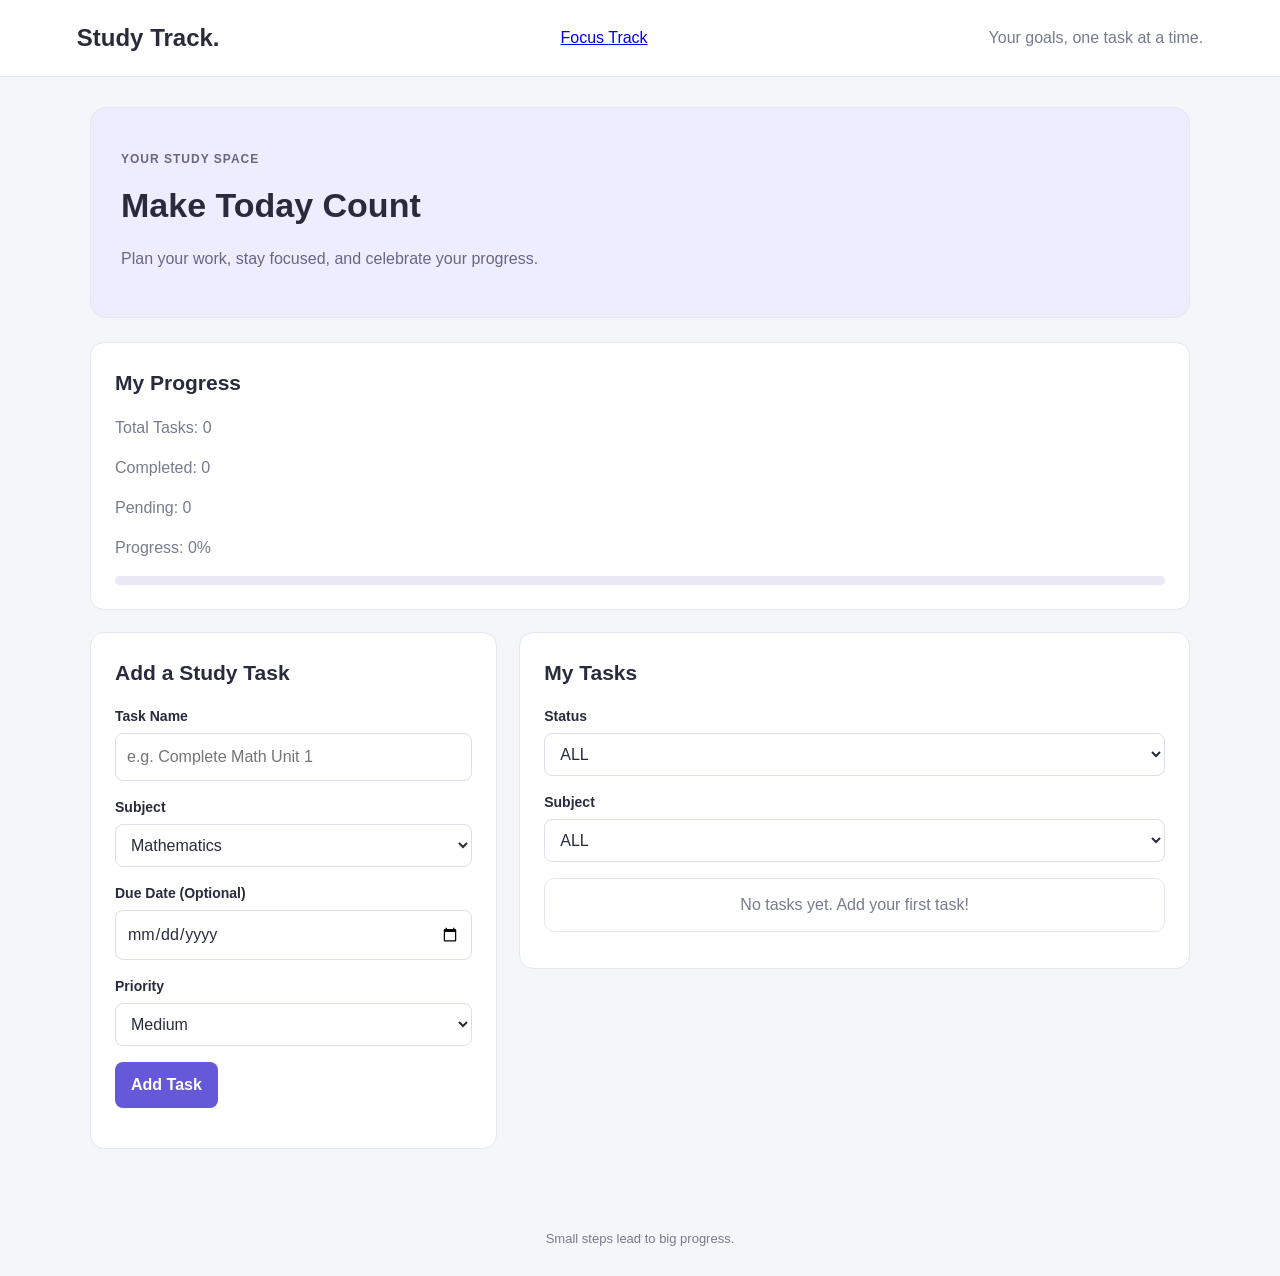
<file: index.html>
<html>
  <head>
    <title>Study Tracker</title>
    <link rel="stylesheet" href="style.css">
  </head>

  <body>
    <header class="topbar">
      <a href="#" class="logo">Study <span>Track.</span></a>
      <a href="focus.html">Focus <span> Track</span></a>
      <p>Your goals, one task at a time.</p>

    </header>

    <main class="container">
      <section class="welcome">
        <div>
          <p class="eyebrow">Your Study Space</p>
          <h1>Make Today Count</h1>
          <p>Plan your work, stay focused, and celebrate your progress.</p>
        </div>
      </section>

      <section id="dashboard">
        <h2>My Progress</h2>
        <p>Total Tasks: <span id="total-tasks">0</span></p>
        <p>Completed: <span id="completed-tasks">0</span></p>
        <p>Pending: <span id="pending-tasks">0</span></p>
        <p>Progress: <span id="progress">0%</span></p>

        <div class="progress-track">
          <div id="progress-bar"></div>
        </div>
      </section>

      <div class="workspace">
        <section id="add-task-section">
          <h2>Add a Study Task</h2>

          <form id="task-form">
            <label for="task-title">Task Name</label>
            <input
              type="text"
              id="task-title"
              placeholder="e.g. Complete Math Unit 1"
              required
            >

            <label for="task-subjects">Subject</label>
            <select id="task-subjects">
              <option>Mathematics</option>
              <option>English</option>
              <option>Physics</option>
              <option>Computer Science</option>
              <option>Chemistry</option>
              <option>Other</option>
            </select>

            <label for="task-date">Due Date (Optional)</label>
            <input type="date" id="task-date">

            <label for="task-priority">Priority</label>
            <select id="task-priority">
              <option>Low</option>
              <option selected>Medium</option>
              <option>High</option>
            </select>

            <button type="submit">Add Task</button>
          </form>
        </section>

        <section id="task-list-section">
          <h2>My Tasks</h2>

          <div>
            <label for="status-filter">Status</label>
            <select id="status-filter">
              <option>ALL</option>
              <option>Pending</option>
              <option>Completed</option>
            </select>
          </div>

          <div>
            <label for="subject-filter">Subject</label>
            <select id="subject-filter">
              <option>ALL</option>
              <option>Mathematics</option>
              <option>Physics</option>
              <option>Computer Science</option>
              <option>English</option>
              <option>Chemistry</option>
              <option>Other</option>
            </select>
          </div>

          <ul id="task-list"></ul>
        </section>
      </div>
    </main>

    <footer>
      <p>Small steps lead to big progress.</p>
    </footer>

    <script src="script.js"></script>
  </body>
</html>
</file>
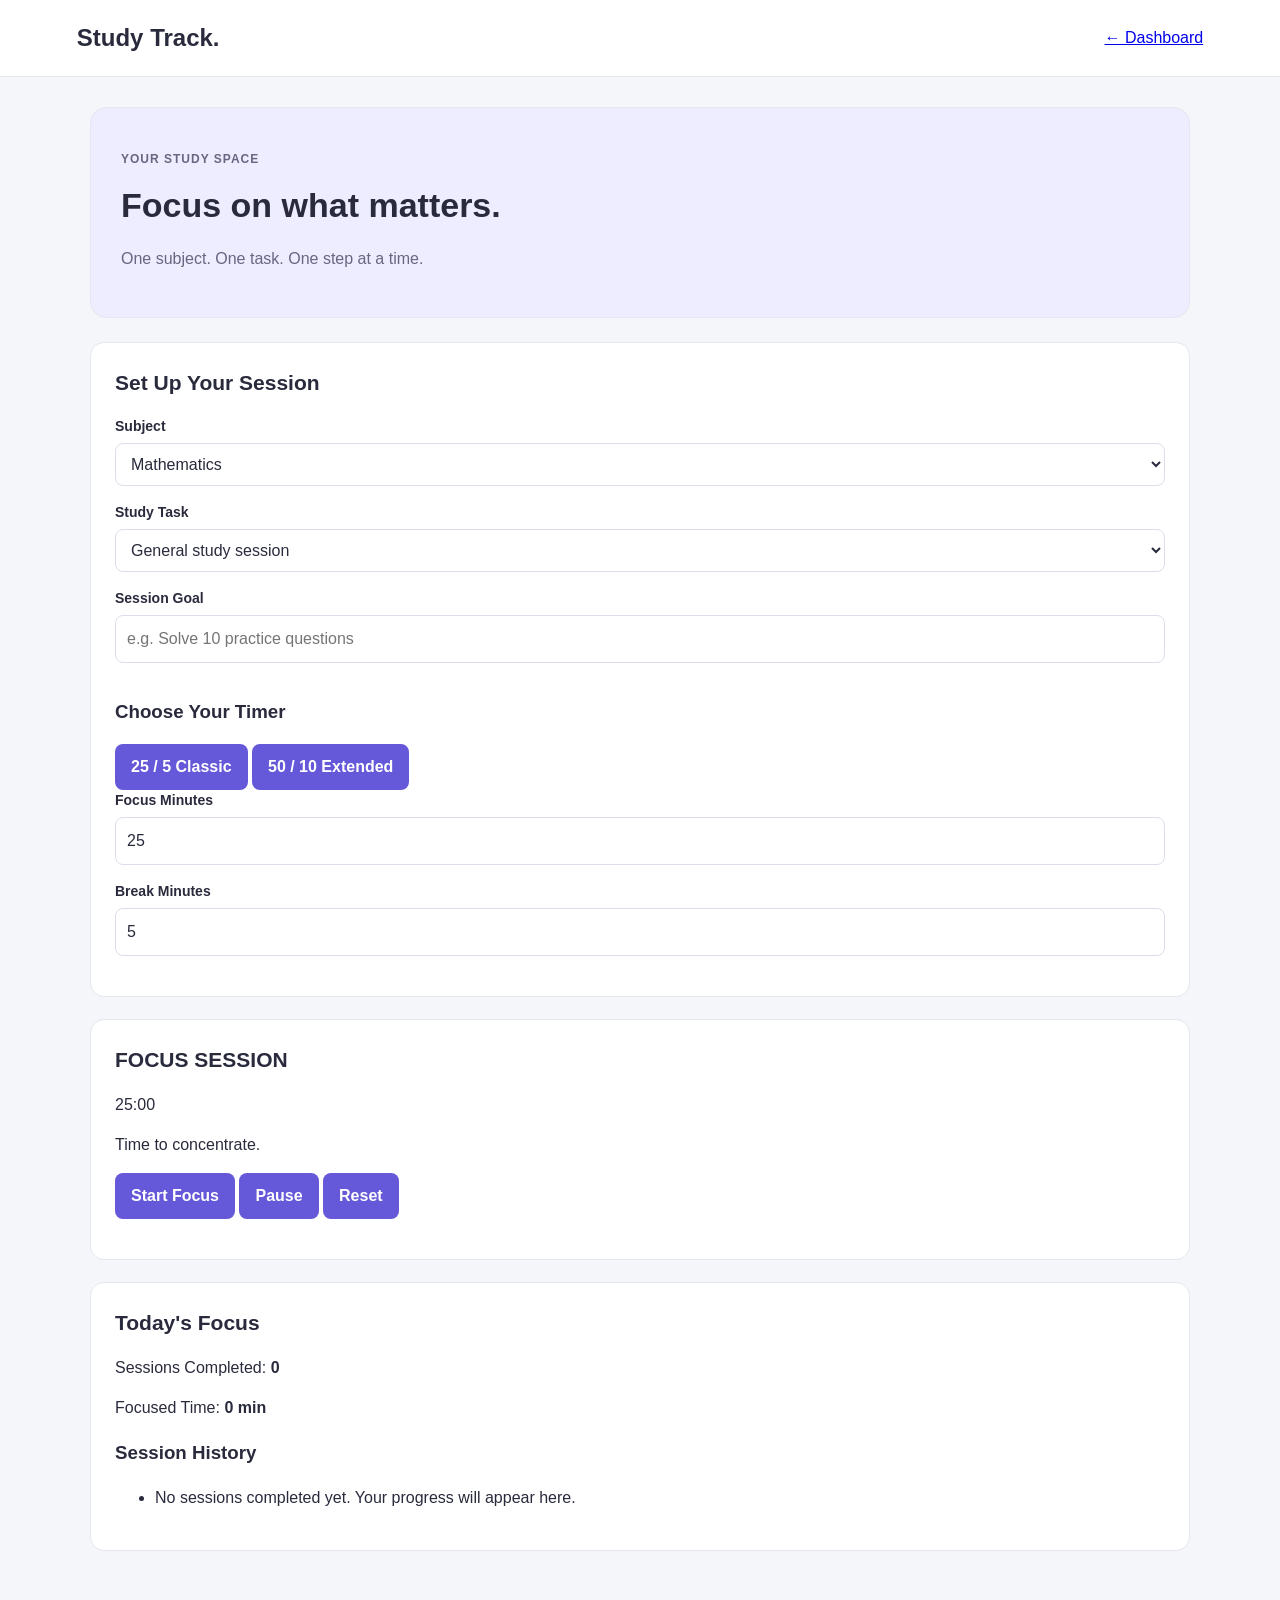
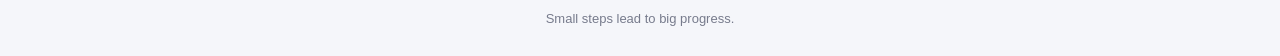
<file: focus.html>
<!DOCTYPE html>
<html lang="en">
  <head>
    <meta charset="UTF-8" />
    <meta name="viewport" content="width=device-width, initial-scale=1.0" />

    <title>Focus Mode | Study Track</title>

    <link rel="stylesheet" href="style.css" />
    <script src="focus.js" defer></script>
  </head>

  <body>
    <header class="topbar">
      <a href="index.html" class="logo">Study <span>Track.</span></a>
      <a href="index.html" class="back-link">← Dashboard</a>
    </header>

    <main class="container">
      <section class="welcome">
        <div>
          <p class="eyebrow">YOUR STUDY SPACE</p>
          <h1>Focus on what matters.</h1>
          <p>One subject. One task. One step at a time.</p>
        </div>
      </section>

      <section id="focus-setup">
        <h2>Set Up Your Session</h2>

        <label for="subject">Subject</label>
        <select id="subject">
          <option value="Mathematics">Mathematics</option>
          <option value="Physics">Physics</option>
          <option value="Computer Science">Computer Science</option>
          <option value="English">English</option>
          <option value="Chemistry">Chemistry</option>
          <option value="Other">Other</option>
        </select>

        <label for="study-task">Study Task</label>
        <select id="study-task">
          <option value="">General study session</option>
        </select>

        <label for="study-goal">Session Goal</label>
        <input
          type="text"
          id="study-goal"
          placeholder="e.g. Solve 10 practice questions"
        />

        <h3>Choose Your Timer</h3>

        <div class="timer-options">
          <button
            type="button"
            class="duration-option active"
            data-focus="25"
            data-break="5"
          >
            25 / 5
            <span>Classic</span>
          </button>

          <button
            type="button"
            class="duration-option"
            data-focus="50"
            data-break="10"
          >
            50 / 10
            <span>Extended</span>
          </button>
        </div>

        <div class="custom-duration">
          <label for="custom-focus">Focus Minutes</label>
          <input type="number" id="custom-focus" min="1" max="180" value="25" />

          <label for="custom-break">Break Minutes</label>
          <input type="number" id="custom-break" min="1" max="60" value="5" />
        </div>
      </section>

      <section id="focus-timer">
        <h2 id="timer-mode">FOCUS SESSION</h2>

        <div id="timer" role="timer" aria-live="off">25:00</div>

        <p id="timer-message">Ready when you are.</p>

        <div class="timer-controls">
          <button type="button" id="start-button">Start Focus</button>
          <button type="button" id="pause-button" disabled>Pause</button>
          <button type="button" id="reset-button">Reset</button>
        </div>

        <p id="session-message" role="status" aria-live="polite"></p>
      </section>

      <section id="session-summary">
        <h2>Today's Focus</h2>

        <div class="stats">
          <p>
            Sessions Completed:
            <strong id="sessions-count">0</strong>
          </p>

          <p>
            Focused Time:
            <strong id="focused-time">0 min</strong>
          </p>
        </div>

        <h3>Session History</h3>

        <ul id="session-history">
          <li>No sessions completed yet. Your progress will appear here.</li>
        </ul>
      </section>
    </main>

    <footer>
      <p>Small steps lead to big progress.</p>
    </footer>
  </body>
</html>
</file>
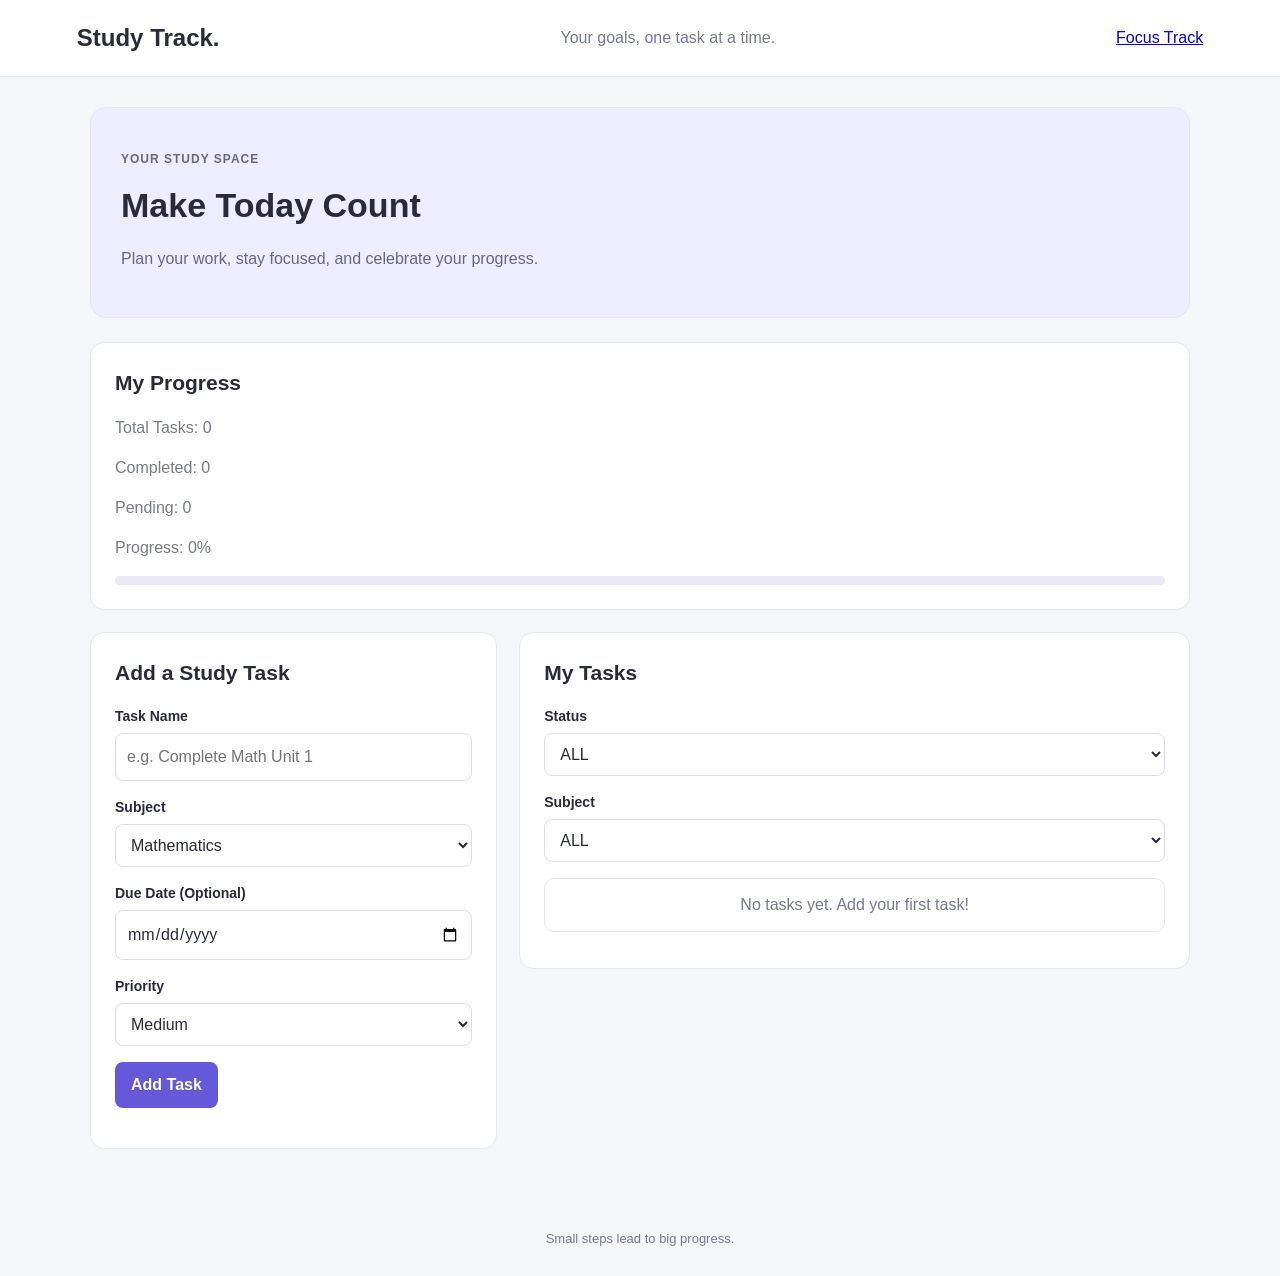
<file: Home.html>
<html>
  <head>
    <title>Study Tracker</title>
    <link rel="stylesheet" href="style.css">
  </head>

  <body>
    <header class="topbar">
      <a href="#" class="logo">Study <span>Track.</span></a>
      <p>Your goals, one task at a time.</p>
      <a href="focus.html">Focus <span> Track</span></a>
    </header>

    <main class="container">
      <section class="welcome">
        <div>
          <p class="eyebrow">Your Study Space</p>
          <h1>Make Today Count</h1>
          <p>Plan your work, stay focused, and celebrate your progress.</p>
        </div>
      </section>

      <section id="dashboard">
        <h2>My Progress</h2>
        <p>Total Tasks: <span id="total-tasks">0</span></p>
        <p>Completed: <span id="completed-tasks">0</span></p>
        <p>Pending: <span id="pending-tasks">0</span></p>
        <p>Progress: <span id="progress">0%</span></p>

        <div class="progress-track">
          <div id="progress-bar"></div>
        </div>
      </section>

      <div class="workspace">
        <section id="add-task-section">
          <h2>Add a Study Task</h2>

          <form id="task-form">
            <label for="task-title">Task Name</label>
            <input
              type="text"
              id="task-title"
              placeholder="e.g. Complete Math Unit 1"
              required
            >

            <label for="task-subjects">Subject</label>
            <select id="task-subjects">
              <option>Mathematics</option>
              <option>English</option>
              <option>Physics</option>
              <option>Computer Science</option>
              <option>Chemistry</option>
              <option>Other</option>
            </select>

            <label for="task-date">Due Date (Optional)</label>
            <input type="date" id="task-date">

            <label for="task-priority">Priority</label>
            <select id="task-priority">
              <option>Low</option>
              <option selected>Medium</option>
              <option>High</option>
            </select>

            <button type="submit">Add Task</button>
          </form>
        </section>

        <section id="task-list-section">
          <h2>My Tasks</h2>

          <div>
            <label for="status-filter">Status</label>
            <select id="status-filter">
              <option>ALL</option>
              <option>Pending</option>
              <option>Completed</option>
            </select>
          </div>

          <div>
            <label for="subject-filter">Subject</label>
            <select id="subject-filter">
              <option>ALL</option>
              <option>Mathematics</option>
              <option>Physics</option>
              <option>Computer Science</option>
              <option>English</option>
              <option>Chemistry</option>
              <option>Other</option>
            </select>
          </div>

          <ul id="task-list"></ul>
        </section>
      </div>
    </main>

    <footer>
      <p>Small steps lead to big progress.</p>
    </footer>

    <script src="script.js"></script>
  </body>
</html>
</file>
<file: style.css>
* {
  box-sizing: border-box;
}

body {
  margin: 0;
  font-family: Arial, sans-serif;
  background: #f5f6fa;
  color: #292b3d;
  line-height: 1.5;
}
.topbar {
  background: white;
  padding: 20px 6%;
  border-bottom: 1px solid #e5e7ef;
  display: flex;
  justify-content: space-between;
  align-items: center;
  gap: 15px;
}
.logo {
  font-size: 24px;
  font-weight: bold;
  text-decoration: none;
  color: #292b3d;
}
.logo {
  font-size: 24px;
  font-weight: bold;
  text-decoration: none;
  color: #292b3d;
}
.logo {
  font-size: 24px;
  font-weight: bold;
  text-decoration: none;
  color: #292b3d;
}
.topbar p {
  color: #777b8c;
  margin: 0;
}
.container {
  width: 92%;
  max-width: 1100px;
  margin: 30px auto;
}
.welcome {
  background: #eeecff;
  padding: 30px;
  border-radius: 16px;
  margin-bottom: 24px;
}
.eyebrow {
  color: #6558d9;
  font-size: 12px;
  font-weight: bold;
  text-transform: uppercase;
  letter-spacing: 1px;
}

.welcome h1 {
  font-size: 34px;
  margin: 8px 0;
}

.welcome p {
  color: #686782;
}

section {
  background: white;
  padding: 24px;
  border: 1px solid #e5e7ef;
  border-radius: 14px;
  margin-bottom: 22px;
}

h2 {
  margin-top: 0;
  font-size: 21px;
}

#dashboard p {
  color: #777b8c;
}

.progress-track {
  height: 9px;
  background: #e9e8f4;
  border-radius: 10px;
  overflow: hidden;
}

#progress-bar {
  width: 0%;
  height: 100%;
  background: #6558d9;
  transition: width 0.2s;
}

.workspace {
  display: grid;
  grid-template-columns: 0.85fr 1.4fr;
  gap: 22px;
  align-items: start;
}

label {
  display: block;
  font-size: 14px;
  font-weight: bold;
  margin-bottom: 6px;
}

input,
select {
  width: 100%;
  padding: 11px;
  margin-bottom: 16px;
  border: 1px solid #dcdfea;
  border-radius: 8px;
  background: white;
  color: #292b3d;
  font: inherit;
}

input:focus,
select:focus {
  outline: 2px solid #c5bfff;
  border-color: #6558d9;
}

button {
  padding: 11px 16px;
  border: none;
  border-radius: 8px;
  background: #6558d9;
  color: white;
  font: inherit;
  font-weight: bold;
  cursor: pointer;
}

button:hover {
  background: #5043bf;
}

button:focus-visible {
  outline: 2px solid #5043bf;
  outline-offset: 3px;
}

.filters {
  display: grid;
  grid-template-columns: 1fr 1fr;
  gap: 12px;
}

#task-list {
  list-style: none;
  padding: 0;
  margin: 0;
}

#task-list li {
  padding: 14px;
  margin-bottom: 12px;
  border: 1px solid #e5e7ef;
  border-radius: 10px;
  overflow-wrap: anywhere;
}

.task-top {
  display: flex;
  align-items: flex-start;
  gap: 10px;
}

.task-check {
  width: auto;
  margin: 4px 0 0;
  accent-color: #6558d9;
}

.task-content {
  flex: 1;
  min-width: 0;
}

.task-title {
  font-weight: bold;
}

.task-completed .task-title {
  text-decoration: line-through;
  color: #888;
}

.task-details {
  display: flex;
  flex-wrap: wrap;
  gap: 6px;
  margin-top: 8px;
}

.task-tag {
  padding: 3px 8px;
  border-radius: 5px;
  background: #f0f0f6;
  color: #55596b;
  font-size: 12px;
}

.priority-High,
.overdue {
  color: #b42318;
  background: #ffebe9;
}

.priority-Medium {
  color: #97600b;
  background: #fff3d8;
}

.priority-Low {
  color: #22734e;
  background: #e4f7eb;
}

.task-actions {
  display: flex;
  justify-content: flex-end;
  margin-top: 10px;
}

.delete-button {
  padding: 6px 10px;
  background: #fff0ef;
  color: #b42318;
  font-size: 13px;
}

.delete-button:hover {
  background: #ffddda;
}

.empty-state {
  text-align: center;
  color: #777b8c;
  padding: 20px;
}

footer {
  text-align: center;
  padding: 15px;
  color: #777b8c;
  font-size: 13px;
}

@media (max-width: 750px) {
  .workspace {
    grid-template-columns: 1fr;
  }

  #dashboard {
    display: block;
  }

  .topbar {
    flex-wrap: wrap;
  }
}

@media (max-width: 450px) {
  .container {
    width: 94%;
    margin-top: 18px;
  }

  .welcome {
    padding: 20px;
  }

  .welcome h1 {
    font-size: 28px;
  }

  section {
    padding: 17px;
  }

  .filters {
    grid-template-columns: 1fr;
    gap: 0;
  }
}
</file>
